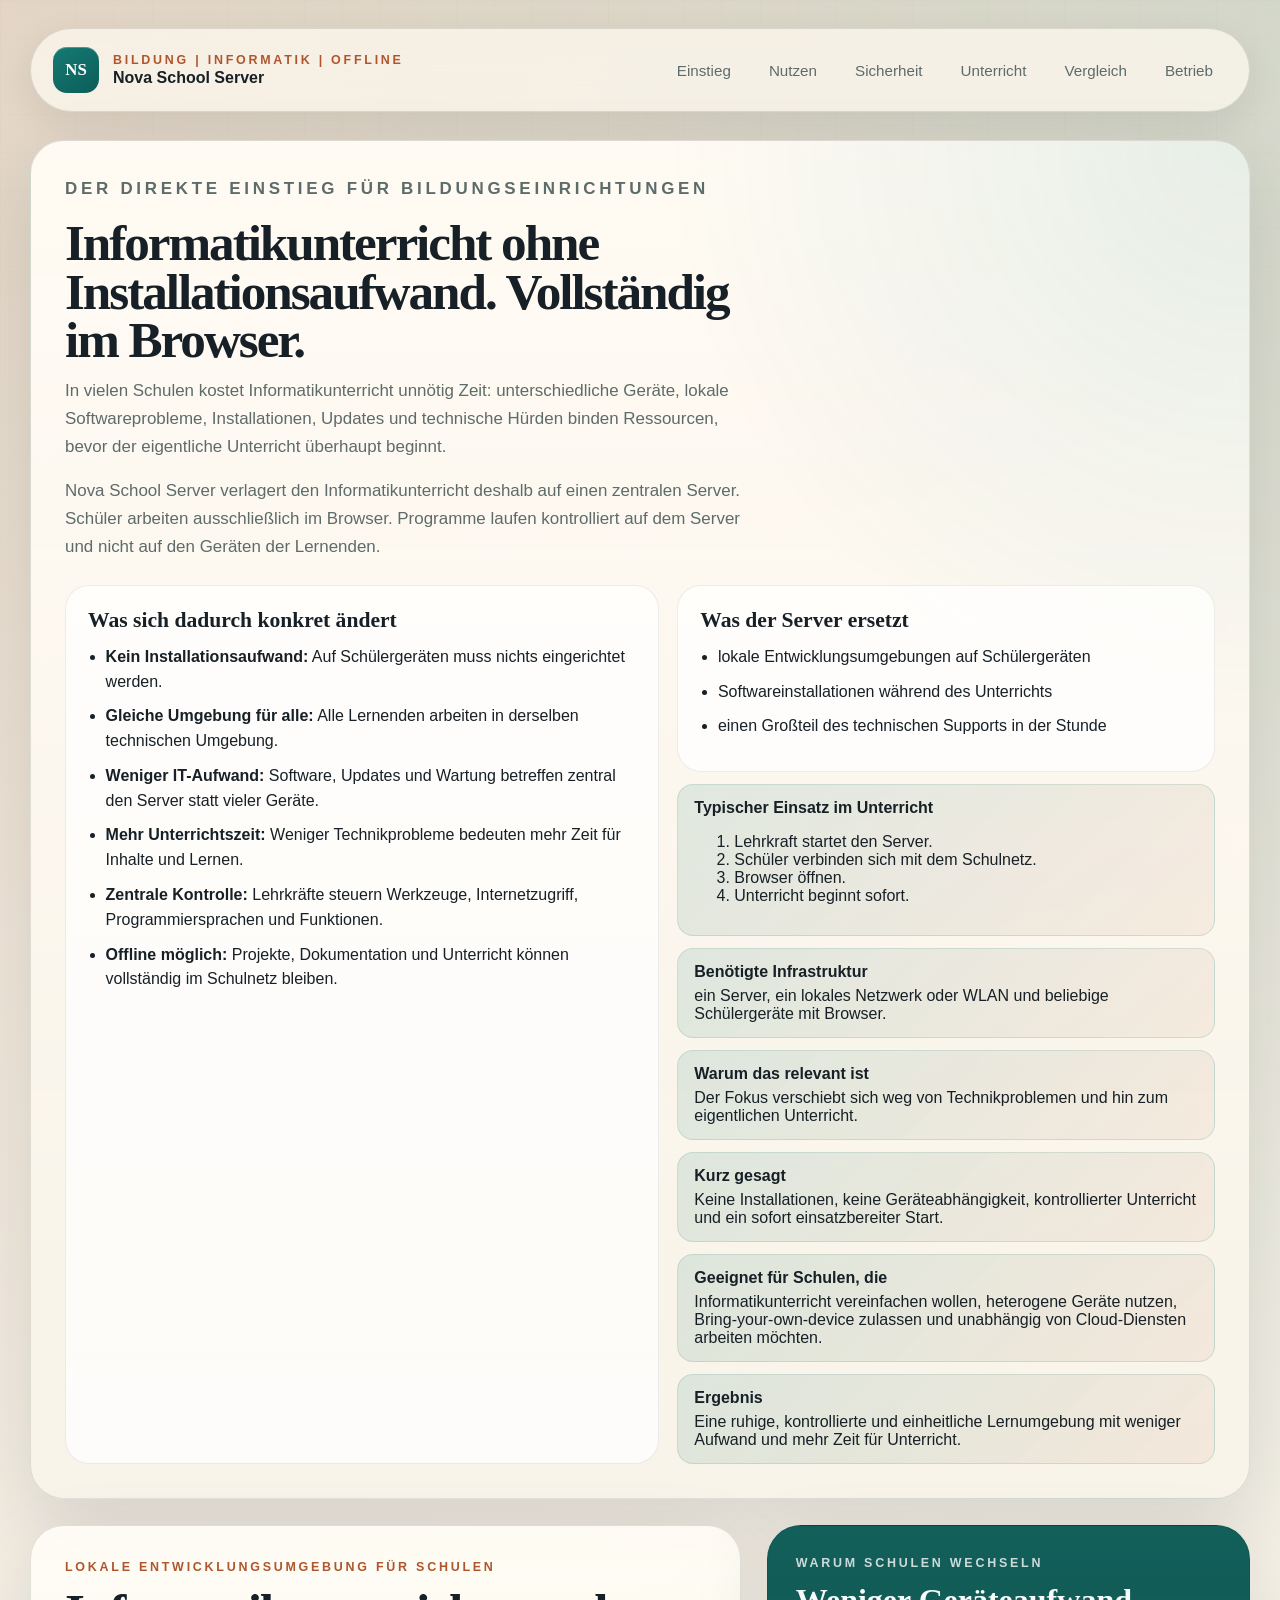
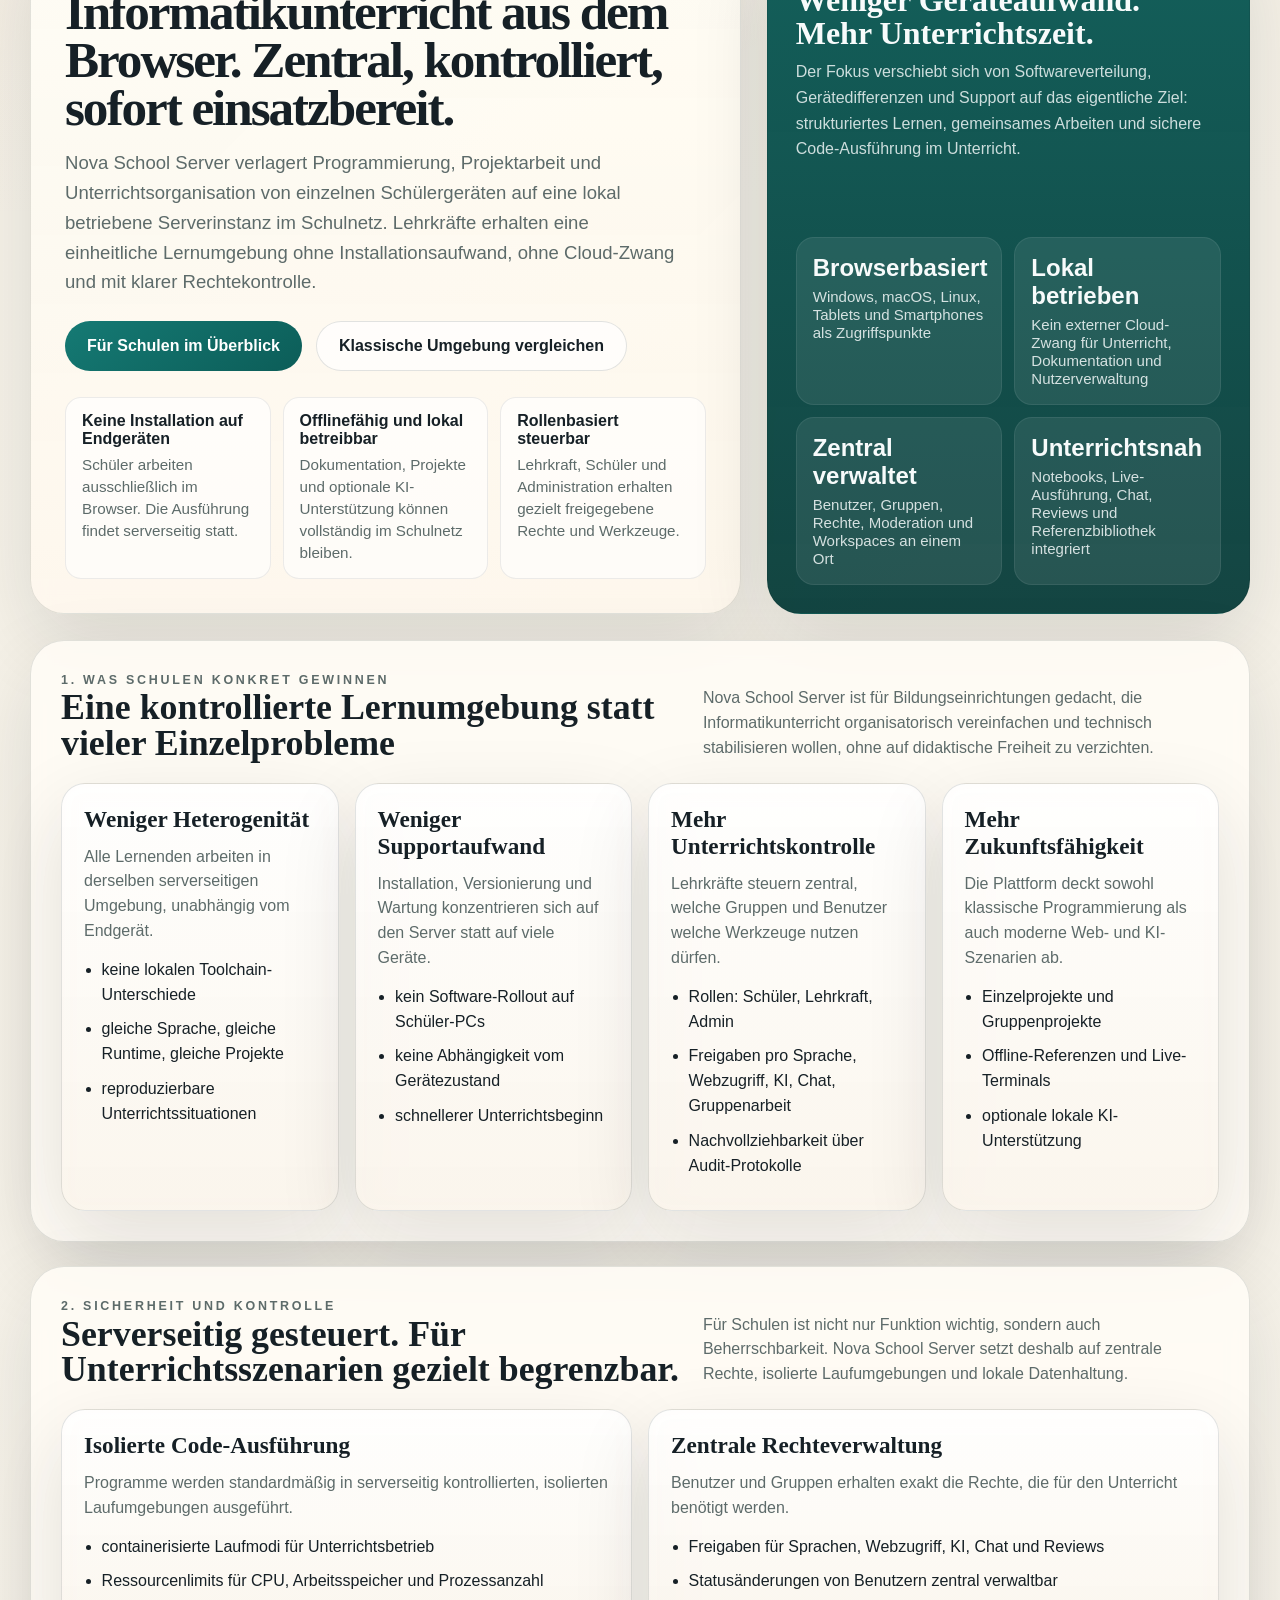
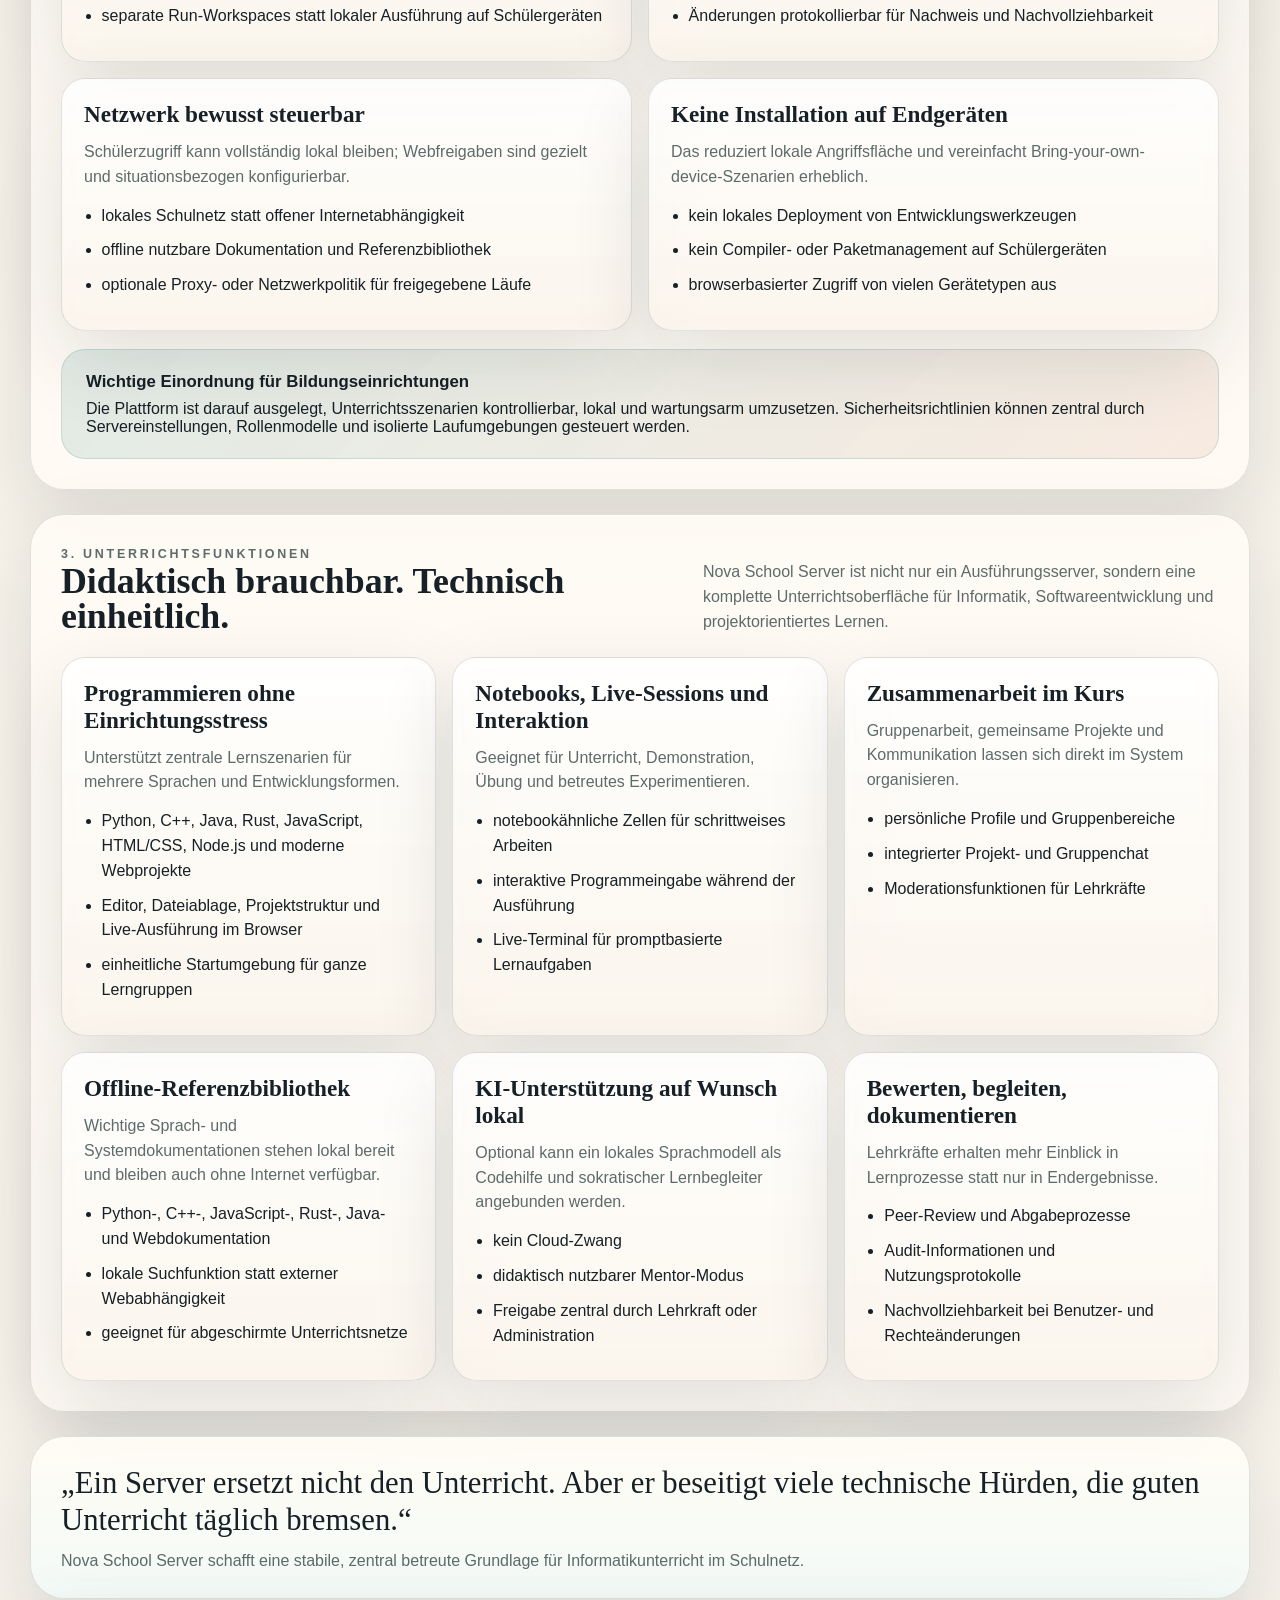
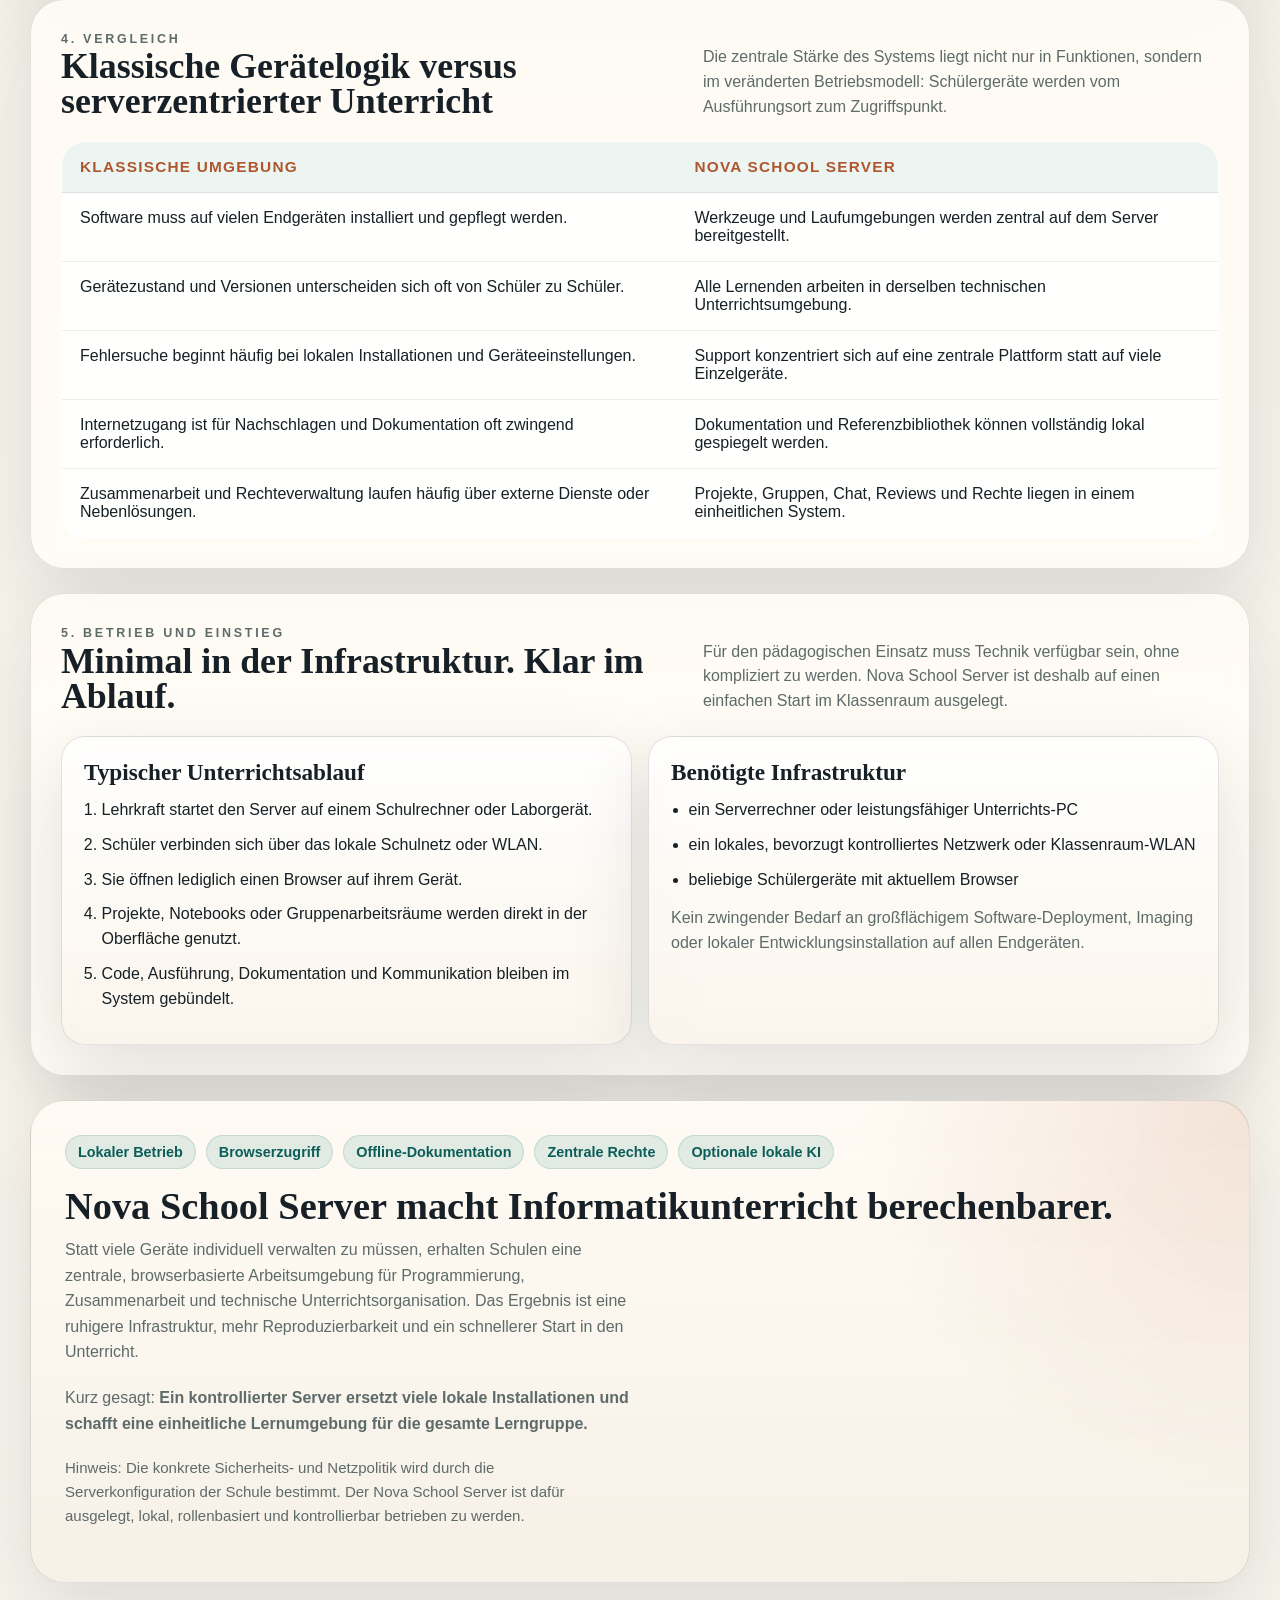
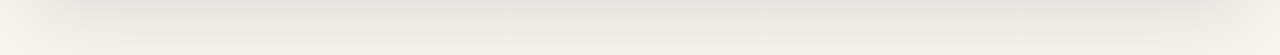
<file: Information.html>
<!doctype html>
<html lang="de">
  <head>
    <meta charset="utf-8" />
    <meta name="viewport" content="width=device-width, initial-scale=1" />
    <title>Nova School Server | Lokale Programmierumgebung für Schulen</title>
    <meta
      name="description"
      content="Nova School Server ist eine lokale, browserbasierte Entwicklungsumgebung für Schulen: zentral verwaltet, rollenbasiert, offlinefähig und ohne Installation auf Schülergeräten."
    />
    <style>
      :root {
        --bg: #f6f2e8;
        --panel: rgba(255, 252, 245, 0.9);
        --panel-strong: #fffaf0;
        --ink: #162026;
        --muted: #5d6b6a;
        --line: rgba(22, 32, 38, 0.12);
        --accent: #157a74;
        --accent-deep: #0c5d58;
        --accent-soft: rgba(21, 122, 116, 0.12);
        --signal: #b0562f;
        --hero: linear-gradient(135deg, rgba(21, 122, 116, 0.12), rgba(176, 86, 47, 0.1));
        --shadow: 0 28px 80px rgba(17, 28, 31, 0.12);
        --radius-xl: 34px;
        --radius-lg: 24px;
        --radius-md: 16px;
        --max-width: 1220px;
      }

      * {
        box-sizing: border-box;
      }

      html {
        scroll-behavior: smooth;
      }

      body {
        margin: 0;
        font-family: "Segoe UI Variable", "Aptos", "Segoe UI", sans-serif;
        background:
          radial-gradient(circle at top left, rgba(176, 86, 47, 0.12), transparent 28%),
          radial-gradient(circle at top right, rgba(21, 122, 116, 0.12), transparent 24%),
          linear-gradient(180deg, #efe9dc, var(--bg) 28%, #f8f5ee 100%);
        color: var(--ink);
      }

      body::before {
        content: "";
        position: fixed;
        inset: 0;
        pointer-events: none;
        background-image:
          linear-gradient(rgba(22, 32, 38, 0.025) 1px, transparent 1px),
          linear-gradient(90deg, rgba(22, 32, 38, 0.025) 1px, transparent 1px);
        background-size: 38px 38px;
        mask-image: linear-gradient(180deg, rgba(0, 0, 0, 0.4), transparent 80%);
      }

      a {
        color: inherit;
      }

      .shell {
        position: relative;
        width: min(var(--max-width), calc(100% - 40px));
        margin: 0 auto;
        padding: 28px 0 72px;
      }

      .topbar {
        display: flex;
        align-items: center;
        justify-content: space-between;
        gap: 20px;
        padding: 18px 22px;
        margin-bottom: 28px;
        border: 1px solid var(--line);
        border-radius: 999px;
        background: rgba(255, 250, 240, 0.72);
        backdrop-filter: blur(18px);
        box-shadow: 0 12px 36px rgba(18, 30, 33, 0.08);
      }

      .brand {
        display: flex;
        align-items: center;
        gap: 14px;
      }

      .brand-mark {
        display: grid;
        place-items: center;
        width: 46px;
        height: 46px;
        border-radius: 14px;
        background: linear-gradient(145deg, var(--accent), var(--accent-deep));
        color: #fff;
        font: 700 1.05rem/1 "Georgia", serif;
        box-shadow: inset 0 1px 0 rgba(255, 255, 255, 0.25);
      }

      .brand-copy {
        display: flex;
        flex-direction: column;
        gap: 2px;
      }

      .eyebrow {
        margin: 0;
        color: var(--signal);
        text-transform: uppercase;
        letter-spacing: 0.22em;
        font-size: 0.78rem;
        font-weight: 700;
      }

      .brand-copy strong {
        font-size: 1rem;
      }

      .topbar nav {
        display: flex;
        flex-wrap: wrap;
        gap: 10px;
      }

      .topbar nav a {
        padding: 10px 14px;
        border-radius: 999px;
        text-decoration: none;
        color: var(--muted);
        font-size: 0.95rem;
        transition: 0.2s ease;
      }

      .topbar nav a:hover {
        background: rgba(21, 122, 116, 0.1);
        color: var(--accent-deep);
      }

      .hero {
        display: grid;
        grid-template-columns: 1.25fr 0.85fr;
        gap: 26px;
        align-items: stretch;
        margin-bottom: 26px;
      }

      .intro-spotlight {
        padding: 34px;
        margin-bottom: 26px;
        border: 1px solid var(--line);
        border-radius: var(--radius-xl);
        background:
          radial-gradient(circle at top right, rgba(21, 122, 116, 0.1), transparent 32%),
          linear-gradient(180deg, rgba(255, 251, 244, 0.98), rgba(248, 243, 233, 0.96));
        box-shadow: var(--shadow);
        backdrop-filter: blur(10px);
      }

      .intro-copy {
        max-width: 76ch;
        margin-bottom: 24px;
      }

      .intro-copy h1 {
        margin: 12px 0 12px;
        font-family: "Georgia", serif;
        font-size: clamp(2.4rem, 4vw, 4.4rem);
        line-height: 0.95;
        letter-spacing: -0.04em;
      }

      .intro-copy h2 {
        margin: 0 0 12px;
        font-family: "Georgia", serif;
        font-size: 1.6rem;
      }

      .intro-copy p {
        margin: 0 0 16px;
        color: var(--muted);
        font-size: 1.06rem;
        line-height: 1.65;
      }

      .intro-grid {
        display: grid;
        grid-template-columns: 1.05fr 0.95fr;
        gap: 18px;
      }

      .intro-box {
        padding: 22px;
        border-radius: var(--radius-lg);
        border: 1px solid rgba(22, 32, 38, 0.08);
        background: rgba(255, 255, 255, 0.72);
      }

      .intro-box h3 {
        margin: 0 0 12px;
        font-family: "Georgia", serif;
        font-size: 1.35rem;
      }

      .intro-box p {
        margin: 0 0 14px;
        color: var(--muted);
        line-height: 1.6;
      }

      .intro-box ul,
      .intro-box ol {
        margin: 0;
        padding-left: 1.1rem;
      }

      .intro-box li {
        margin: 0 0 10px;
        line-height: 1.55;
      }

      .intro-highlight {
        display: grid;
        gap: 12px;
      }

      .intro-highlight .chip {
        padding: 14px 16px;
        border-radius: 16px;
        background: linear-gradient(135deg, rgba(21, 122, 116, 0.12), rgba(176, 86, 47, 0.08));
        border: 1px solid rgba(21, 122, 116, 0.14);
      }

      .intro-highlight .chip strong {
        display: block;
        margin-bottom: 6px;
      }

      .hero-panel,
      .hero-side,
      .section-card,
      .tile,
      .quote,
      .cta {
        border: 1px solid var(--line);
        border-radius: var(--radius-xl);
        background: var(--panel);
        box-shadow: var(--shadow);
        backdrop-filter: blur(10px);
      }

      .hero-panel {
        padding: 34px;
        background:
          linear-gradient(180deg, rgba(255, 252, 245, 0.96), rgba(255, 248, 238, 0.92)),
          var(--hero);
      }

      .hero h1 {
        margin: 14px 0 16px;
        font-family: "Georgia", "Times New Roman", serif;
        font-size: clamp(2.5rem, 4vw, 4.7rem);
        line-height: 0.94;
        letter-spacing: -0.04em;
      }

      .hero p.lead {
        margin: 0 0 24px;
        max-width: 60ch;
        color: var(--muted);
        font-size: 1.16rem;
        line-height: 1.6;
      }

      .hero-actions {
        display: flex;
        flex-wrap: wrap;
        gap: 14px;
        margin-bottom: 26px;
      }

      .button {
        display: inline-flex;
        align-items: center;
        justify-content: center;
        min-height: 50px;
        padding: 0 22px;
        border-radius: 999px;
        text-decoration: none;
        font-weight: 700;
      }

      .button.primary {
        background: linear-gradient(145deg, var(--accent), var(--accent-deep));
        color: #fff;
      }

      .button.secondary {
        background: rgba(255, 255, 255, 0.7);
        color: var(--ink);
        border: 1px solid var(--line);
      }

      .hero-points {
        display: grid;
        grid-template-columns: repeat(3, minmax(0, 1fr));
        gap: 12px;
      }

      .point {
        padding: 14px 16px;
        border-radius: var(--radius-md);
        background: rgba(255, 255, 255, 0.62);
        border: 1px solid rgba(22, 32, 38, 0.08);
      }

      .point strong {
        display: block;
        margin-bottom: 6px;
        font-size: 1rem;
      }

      .point span {
        color: var(--muted);
        font-size: 0.95rem;
        line-height: 1.45;
      }

      .hero-side {
        padding: 28px;
        background:
          linear-gradient(180deg, rgba(15, 93, 88, 0.98), rgba(10, 62, 59, 0.96)),
          var(--hero);
        color: #f7fbfb;
        display: flex;
        flex-direction: column;
        justify-content: space-between;
        overflow: hidden;
      }

      .hero-side h2 {
        margin: 10px 0 10px;
        font-family: "Georgia", serif;
        font-size: 2rem;
        line-height: 1.02;
      }

      .hero-side p {
        margin: 0;
        color: rgba(247, 251, 251, 0.82);
        line-height: 1.6;
      }

      .stat-grid {
        display: grid;
        grid-template-columns: repeat(2, minmax(0, 1fr));
        gap: 12px;
        margin-top: 24px;
      }

      .stat {
        padding: 16px;
        border-radius: 18px;
        background: rgba(255, 255, 255, 0.08);
        border: 1px solid rgba(255, 255, 255, 0.08);
      }

      .stat strong {
        display: block;
        margin-bottom: 6px;
        font-size: 1.5rem;
      }

      .stat span {
        color: rgba(247, 251, 251, 0.84);
        font-size: 0.94rem;
      }

      .section-card {
        padding: 30px;
        margin-bottom: 24px;
      }

      .section-head {
        display: flex;
        align-items: end;
        justify-content: space-between;
        gap: 16px;
        margin-bottom: 22px;
      }

      .section-head h2 {
        margin: 0;
        font-family: "Georgia", serif;
        font-size: clamp(2rem, 2.8vw, 3rem);
        line-height: 0.98;
      }

      .section-head p {
        margin: 0;
        max-width: 58ch;
        color: var(--muted);
        line-height: 1.55;
      }

      .grid-3,
      .grid-2,
      .grid-4 {
        display: grid;
        gap: 16px;
      }

      .grid-4 {
        grid-template-columns: repeat(4, minmax(0, 1fr));
      }

      .grid-3 {
        grid-template-columns: repeat(3, minmax(0, 1fr));
      }

      .grid-2 {
        grid-template-columns: repeat(2, minmax(0, 1fr));
      }

      .tile {
        padding: 22px;
        border-radius: var(--radius-lg);
        background: linear-gradient(180deg, rgba(255, 255, 255, 0.86), rgba(250, 244, 235, 0.88));
      }

      .tile h3 {
        margin: 0 0 12px;
        font-family: "Georgia", serif;
        font-size: 1.45rem;
      }

      .tile p {
        margin: 0 0 14px;
        color: var(--muted);
        line-height: 1.55;
      }

      .tile ul,
      .checklist,
      .process {
        margin: 0;
        padding-left: 1.1rem;
        color: var(--ink);
      }

      .tile li,
      .checklist li,
      .process li {
        margin: 0 0 10px;
        line-height: 1.55;
      }

      .comparison {
        width: 100%;
        border-collapse: collapse;
        overflow: hidden;
        border-radius: 24px;
        border: 1px solid var(--line);
        background: rgba(255, 255, 255, 0.74);
      }

      .comparison th,
      .comparison td {
        padding: 16px 18px;
        text-align: left;
        vertical-align: top;
        border-bottom: 1px solid rgba(22, 32, 38, 0.08);
      }

      .comparison th {
        background: rgba(21, 122, 116, 0.08);
        font-size: 0.96rem;
        text-transform: uppercase;
        letter-spacing: 0.08em;
        color: var(--signal);
      }

      .comparison tr:last-child td {
        border-bottom: none;
      }

      .accent-box {
        padding: 22px 24px;
        border-radius: var(--radius-lg);
        background: linear-gradient(135deg, rgba(21, 122, 116, 0.12), rgba(176, 86, 47, 0.1));
        border: 1px solid rgba(21, 122, 116, 0.16);
      }

      .accent-box strong {
        display: block;
        margin-bottom: 8px;
        font-size: 1.05rem;
      }

      .quote {
        padding: 28px 30px;
        background:
          linear-gradient(180deg, rgba(255, 252, 245, 0.96), rgba(243, 250, 248, 0.94));
      }

      .quote blockquote {
        margin: 0;
        font-family: "Georgia", serif;
        font-size: clamp(1.6rem, 2.4vw, 2.4rem);
        line-height: 1.18;
      }

      .quote p {
        margin: 14px 0 0;
        color: var(--muted);
      }

      .cta {
        padding: 34px;
        background:
          radial-gradient(circle at top right, rgba(176, 86, 47, 0.14), transparent 30%),
          linear-gradient(180deg, rgba(255, 251, 244, 0.98), rgba(246, 240, 230, 0.96));
      }

      .cta h2 {
        margin: 0 0 12px;
        font-family: "Georgia", serif;
        font-size: clamp(2rem, 3vw, 3.2rem);
        line-height: 1;
      }

      .cta p {
        margin: 0 0 20px;
        max-width: 64ch;
        color: var(--muted);
        line-height: 1.6;
      }

      .footer-note {
        margin-top: 18px;
        color: var(--muted);
        font-size: 0.94rem;
        line-height: 1.55;
      }

      .badge-row {
        display: flex;
        flex-wrap: wrap;
        gap: 10px;
        margin-bottom: 18px;
      }

      .badge {
        padding: 8px 12px;
        border-radius: 999px;
        background: var(--accent-soft);
        border: 1px solid rgba(21, 122, 116, 0.16);
        color: var(--accent-deep);
        font-weight: 700;
        font-size: 0.9rem;
      }

      @media (max-width: 1100px) {
        .hero,
        .intro-grid,
        .grid-4,
        .grid-3,
        .grid-2 {
          grid-template-columns: 1fr;
        }

        .hero-points {
          grid-template-columns: 1fr;
        }

        .section-head {
          align-items: start;
          flex-direction: column;
        }
      }

      @media (max-width: 760px) {
        .shell {
          width: min(var(--max-width), calc(100% - 22px));
          padding-top: 14px;
        }

        .topbar {
          border-radius: 28px;
          padding: 18px;
          flex-direction: column;
          align-items: start;
        }

        .hero-panel,
        .hero-side,
        .intro-spotlight,
        .section-card,
        .cta,
        .quote,
        .tile {
          border-radius: 22px;
        }

        .hero-panel,
        .hero-side,
        .intro-spotlight,
        .section-card,
        .cta {
          padding: 22px;
        }

        .comparison {
          display: block;
          overflow-x: auto;
        }
      }

      @media print {
        body {
          background: #fff;
        }

        body::before,
        .topbar nav,
        .hero-actions {
          display: none;
        }

        .shell {
          width: 100%;
          padding: 0;
        }

        .hero-panel,
        .hero-side,
        .intro-spotlight,
        .section-card,
        .cta,
        .quote,
        .tile,
        .topbar {
          box-shadow: none;
          backdrop-filter: none;
        }
      }
    </style>
  </head>
  <body>
    <div class="shell">
      <header class="topbar">
        <div class="brand">
          <div class="brand-mark">NS</div>
          <div class="brand-copy">
            <p class="eyebrow">Bildung | Informatik | Offline</p>
            <strong>Nova School Server</strong>
          </div>
        </div>
        <nav aria-label="Abschnitte">
          <a href="#einstieg">Einstieg</a>
          <a href="#nutzen">Nutzen</a>
          <a href="#sicherheit">Sicherheit</a>
          <a href="#unterricht">Unterricht</a>
          <a href="#vergleich">Vergleich</a>
          <a href="#betrieb">Betrieb</a>
        </nav>
      </header>

      <section id="einstieg" class="intro-spotlight">
        <div class="intro-copy">
          <p class="eyebrow">Der direkte Einstieg für Bildungseinrichtungen</p>
          <h1>Informatikunterricht ohne Installationsaufwand. Vollständig im Browser.</h1>
          <p>
            In vielen Schulen kostet Informatikunterricht unnötig Zeit: unterschiedliche Geräte,
            lokale Softwareprobleme, Installationen, Updates und technische Hürden binden
            Ressourcen, bevor der eigentliche Unterricht überhaupt beginnt.
          </p>
          <p>
            Nova School Server verlagert den Informatikunterricht deshalb auf einen zentralen
            Server. Schüler arbeiten ausschließlich im Browser. Programme laufen kontrolliert auf
            dem Server und nicht auf den Geräten der Lernenden.
          </p>
        </div>

        <div class="intro-grid">
          <article class="intro-box">
            <h3>Was sich dadurch konkret ändert</h3>
            <ul>
              <li><strong>Kein Installationsaufwand:</strong> Auf Schülergeräten muss nichts eingerichtet werden.</li>
              <li><strong>Gleiche Umgebung für alle:</strong> Alle Lernenden arbeiten in derselben technischen Umgebung.</li>
              <li><strong>Weniger IT-Aufwand:</strong> Software, Updates und Wartung betreffen zentral den Server statt vieler Geräte.</li>
              <li><strong>Mehr Unterrichtszeit:</strong> Weniger Technikprobleme bedeuten mehr Zeit für Inhalte und Lernen.</li>
              <li><strong>Zentrale Kontrolle:</strong> Lehrkräfte steuern Werkzeuge, Internetzugriff, Programmiersprachen und Funktionen.</li>
              <li><strong>Offline möglich:</strong> Projekte, Dokumentation und Unterricht können vollständig im Schulnetz bleiben.</li>
            </ul>
          </article>

          <div class="intro-highlight">
            <article class="intro-box">
              <h3>Was der Server ersetzt</h3>
              <ul>
                <li>lokale Entwicklungsumgebungen auf Schülergeräten</li>
                <li>Softwareinstallationen während des Unterrichts</li>
                <li>einen Großteil des technischen Supports in der Stunde</li>
              </ul>
            </article>

            <div class="chip">
              <strong>Typischer Einsatz im Unterricht</strong>
              <ol>
                <li>Lehrkraft startet den Server.</li>
                <li>Schüler verbinden sich mit dem Schulnetz.</li>
                <li>Browser öffnen.</li>
                <li>Unterricht beginnt sofort.</li>
              </ol>
            </div>

            <div class="chip">
              <strong>Benötigte Infrastruktur</strong>
              ein Server, ein lokales Netzwerk oder WLAN und beliebige Schülergeräte mit Browser.
            </div>

            <div class="chip">
              <strong>Warum das relevant ist</strong>
              Der Fokus verschiebt sich weg von Technikproblemen und hin zum eigentlichen Unterricht.
            </div>

            <div class="chip">
              <strong>Kurz gesagt</strong>
              Keine Installationen, keine Geräteabhängigkeit, kontrollierter Unterricht und ein
              sofort einsatzbereiter Start.
            </div>

            <div class="chip">
              <strong>Geeignet für Schulen, die</strong>
              Informatikunterricht vereinfachen wollen, heterogene Geräte nutzen, Bring-your-own-device
              zulassen und unabhängig von Cloud-Diensten arbeiten möchten.
            </div>

            <div class="chip">
              <strong>Ergebnis</strong>
              Eine ruhige, kontrollierte und einheitliche Lernumgebung mit weniger Aufwand und mehr
              Zeit für Unterricht.
            </div>
          </div>
        </div>
      </section>

      <section class="hero">
        <article class="hero-panel">
          <p class="eyebrow">Lokale Entwicklungsumgebung für Schulen</p>
          <h1>Informatikunterricht aus dem Browser. Zentral, kontrolliert, sofort einsatzbereit.</h1>
          <p class="lead">
            Nova School Server verlagert Programmierung, Projektarbeit und Unterrichtsorganisation
            von einzelnen Schülergeräten auf eine lokal betriebene Serverinstanz im Schulnetz.
            Lehrkräfte erhalten eine einheitliche Lernumgebung ohne Installationsaufwand, ohne
            Cloud-Zwang und mit klarer Rechtekontrolle.
          </p>

          <div class="hero-actions">
            <a class="button primary" href="#betrieb">Für Schulen im Überblick</a>
            <a class="button secondary" href="#vergleich">Klassische Umgebung vergleichen</a>
          </div>

          <div class="hero-points">
            <div class="point">
              <strong>Keine Installation auf Endgeräten</strong>
              <span>Schüler arbeiten ausschließlich im Browser. Die Ausführung findet serverseitig statt.</span>
            </div>
            <div class="point">
              <strong>Offlinefähig und lokal betreibbar</strong>
              <span>Dokumentation, Projekte und optionale KI-Unterstützung können vollständig im Schulnetz bleiben.</span>
            </div>
            <div class="point">
              <strong>Rollenbasiert steuerbar</strong>
              <span>Lehrkraft, Schüler und Administration erhalten gezielt freigegebene Rechte und Werkzeuge.</span>
            </div>
          </div>
        </article>

        <aside class="hero-side">
          <div>
            <p class="eyebrow" style="color: rgba(255,255,255,0.78)">Warum Schulen wechseln</p>
            <h2>Weniger Geräteaufwand. Mehr Unterrichtszeit.</h2>
            <p>
              Der Fokus verschiebt sich von Softwareverteilung, Gerätedifferenzen und Support auf
              das eigentliche Ziel: strukturiertes Lernen, gemeinsames Arbeiten und sichere
              Code-Ausführung im Unterricht.
            </p>
          </div>

          <div class="stat-grid" aria-label="Kernmerkmale">
            <div class="stat">
              <strong>Browserbasiert</strong>
              <span>Windows, macOS, Linux, Tablets und Smartphones als Zugriffspunkte</span>
            </div>
            <div class="stat">
              <strong>Lokal betrieben</strong>
              <span>Kein externer Cloud-Zwang für Unterricht, Dokumentation und Nutzerverwaltung</span>
            </div>
            <div class="stat">
              <strong>Zentral verwaltet</strong>
              <span>Benutzer, Gruppen, Rechte, Moderation und Workspaces an einem Ort</span>
            </div>
            <div class="stat">
              <strong>Unterrichtsnah</strong>
              <span>Notebooks, Live-Ausführung, Chat, Reviews und Referenzbibliothek integriert</span>
            </div>
          </div>
        </aside>
      </section>

      <section id="nutzen" class="section-card">
        <div class="section-head">
          <div>
            <p class="eyebrow">1. Was Schulen konkret gewinnen</p>
            <h2>Eine kontrollierte Lernumgebung statt vieler Einzelprobleme</h2>
          </div>
          <p>
            Nova School Server ist für Bildungseinrichtungen gedacht, die Informatikunterricht
            organisatorisch vereinfachen und technisch stabilisieren wollen, ohne auf didaktische
            Freiheit zu verzichten.
          </p>
        </div>

        <div class="grid-4">
          <article class="tile">
            <h3>Weniger Heterogenität</h3>
            <p>Alle Lernenden arbeiten in derselben serverseitigen Umgebung, unabhängig vom Endgerät.</p>
            <ul>
              <li>keine lokalen Toolchain-Unterschiede</li>
              <li>gleiche Sprache, gleiche Runtime, gleiche Projekte</li>
              <li>reproduzierbare Unterrichtssituationen</li>
            </ul>
          </article>

          <article class="tile">
            <h3>Weniger Supportaufwand</h3>
            <p>Installation, Versionierung und Wartung konzentrieren sich auf den Server statt auf viele Geräte.</p>
            <ul>
              <li>kein Software-Rollout auf Schüler-PCs</li>
              <li>keine Abhängigkeit vom Gerätezustand</li>
              <li>schnellerer Unterrichtsbeginn</li>
            </ul>
          </article>

          <article class="tile">
            <h3>Mehr Unterrichtskontrolle</h3>
            <p>Lehrkräfte steuern zentral, welche Gruppen und Benutzer welche Werkzeuge nutzen dürfen.</p>
            <ul>
              <li>Rollen: Schüler, Lehrkraft, Admin</li>
              <li>Freigaben pro Sprache, Webzugriff, KI, Chat, Gruppenarbeit</li>
              <li>Nachvollziehbarkeit über Audit-Protokolle</li>
            </ul>
          </article>

          <article class="tile">
            <h3>Mehr Zukunftsfähigkeit</h3>
            <p>Die Plattform deckt sowohl klassische Programmierung als auch moderne Web- und KI-Szenarien ab.</p>
            <ul>
              <li>Einzelprojekte und Gruppenprojekte</li>
              <li>Offline-Referenzen und Live-Terminals</li>
              <li>optionale lokale KI-Unterstützung</li>
            </ul>
          </article>
        </div>
      </section>

      <section id="sicherheit" class="section-card">
        <div class="section-head">
          <div>
            <p class="eyebrow">2. Sicherheit und Kontrolle</p>
            <h2>Serverseitig gesteuert. Für Unterrichtsszenarien gezielt begrenzbar.</h2>
          </div>
          <p>
            Für Schulen ist nicht nur Funktion wichtig, sondern auch Beherrschbarkeit. Nova School
            Server setzt deshalb auf zentrale Rechte, isolierte Laufumgebungen und lokale Datenhaltung.
          </p>
        </div>

        <div class="grid-2">
          <article class="tile">
            <h3>Isolierte Code-Ausführung</h3>
            <p>Programme werden standardmäßig in serverseitig kontrollierten, isolierten Laufumgebungen ausgeführt.</p>
            <ul class="checklist">
              <li>containerisierte Laufmodi für Unterrichtsbetrieb</li>
              <li>Ressourcenlimits für CPU, Arbeitsspeicher und Prozessanzahl</li>
              <li>separate Run-Workspaces statt lokaler Ausführung auf Schülergeräten</li>
            </ul>
          </article>

          <article class="tile">
            <h3>Zentrale Rechteverwaltung</h3>
            <p>Benutzer und Gruppen erhalten exakt die Rechte, die für den Unterricht benötigt werden.</p>
            <ul class="checklist">
              <li>Freigaben für Sprachen, Webzugriff, KI, Chat und Reviews</li>
              <li>Statusänderungen von Benutzern zentral verwaltbar</li>
              <li>Änderungen protokollierbar für Nachweis und Nachvollziehbarkeit</li>
            </ul>
          </article>

          <article class="tile">
            <h3>Netzwerk bewusst steuerbar</h3>
            <p>Schülerzugriff kann vollständig lokal bleiben; Webfreigaben sind gezielt und situationsbezogen konfigurierbar.</p>
            <ul class="checklist">
              <li>lokales Schulnetz statt offener Internetabhängigkeit</li>
              <li>offline nutzbare Dokumentation und Referenzbibliothek</li>
              <li>optionale Proxy- oder Netzwerkpolitik für freigegebene Läufe</li>
            </ul>
          </article>

          <article class="tile">
            <h3>Keine Installation auf Endgeräten</h3>
            <p>Das reduziert lokale Angriffsfläche und vereinfacht Bring-your-own-device-Szenarien erheblich.</p>
            <ul class="checklist">
              <li>kein lokales Deployment von Entwicklungswerkzeugen</li>
              <li>kein Compiler- oder Paketmanagement auf Schülergeräten</li>
              <li>browserbasierter Zugriff von vielen Gerätetypen aus</li>
            </ul>
          </article>
        </div>

        <div class="accent-box" style="margin-top: 18px">
          <strong>Wichtige Einordnung für Bildungseinrichtungen</strong>
          Die Plattform ist darauf ausgelegt, Unterrichtsszenarien kontrollierbar, lokal und
          wartungsarm umzusetzen. Sicherheitsrichtlinien können zentral durch Servereinstellungen,
          Rollenmodelle und isolierte Laufumgebungen gesteuert werden.
        </div>
      </section>

      <section id="unterricht" class="section-card">
        <div class="section-head">
          <div>
            <p class="eyebrow">3. Unterrichtsfunktionen</p>
            <h2>Didaktisch brauchbar. Technisch einheitlich.</h2>
          </div>
          <p>
            Nova School Server ist nicht nur ein Ausführungsserver, sondern eine komplette
            Unterrichtsoberfläche für Informatik, Softwareentwicklung und projektorientiertes Lernen.
          </p>
        </div>

        <div class="grid-3">
          <article class="tile">
            <h3>Programmieren ohne Einrichtungsstress</h3>
            <p>Unterstützt zentrale Lernszenarien für mehrere Sprachen und Entwicklungsformen.</p>
            <ul>
              <li>Python, C++, Java, Rust, JavaScript, HTML/CSS, Node.js und moderne Webprojekte</li>
              <li>Editor, Dateiablage, Projektstruktur und Live-Ausführung im Browser</li>
              <li>einheitliche Startumgebung für ganze Lerngruppen</li>
            </ul>
          </article>

          <article class="tile">
            <h3>Notebooks, Live-Sessions und Interaktion</h3>
            <p>Geeignet für Unterricht, Demonstration, Übung und betreutes Experimentieren.</p>
            <ul>
              <li>notebookähnliche Zellen für schrittweises Arbeiten</li>
              <li>interaktive Programmeingabe während der Ausführung</li>
              <li>Live-Terminal für promptbasierte Lernaufgaben</li>
            </ul>
          </article>

          <article class="tile">
            <h3>Zusammenarbeit im Kurs</h3>
            <p>Gruppenarbeit, gemeinsame Projekte und Kommunikation lassen sich direkt im System organisieren.</p>
            <ul>
              <li>persönliche Profile und Gruppenbereiche</li>
              <li>integrierter Projekt- und Gruppenchat</li>
              <li>Moderationsfunktionen für Lehrkräfte</li>
            </ul>
          </article>

          <article class="tile">
            <h3>Offline-Referenzbibliothek</h3>
            <p>Wichtige Sprach- und Systemdokumentationen stehen lokal bereit und bleiben auch ohne Internet verfügbar.</p>
            <ul>
              <li>Python-, C++-, JavaScript-, Rust-, Java- und Webdokumentation</li>
              <li>lokale Suchfunktion statt externer Webabhängigkeit</li>
              <li>geeignet für abgeschirmte Unterrichtsnetze</li>
            </ul>
          </article>

          <article class="tile">
            <h3>KI-Unterstützung auf Wunsch lokal</h3>
            <p>Optional kann ein lokales Sprachmodell als Codehilfe und sokratischer Lernbegleiter angebunden werden.</p>
            <ul>
              <li>kein Cloud-Zwang</li>
              <li>didaktisch nutzbarer Mentor-Modus</li>
              <li>Freigabe zentral durch Lehrkraft oder Administration</li>
            </ul>
          </article>

          <article class="tile">
            <h3>Bewerten, begleiten, dokumentieren</h3>
            <p>Lehrkräfte erhalten mehr Einblick in Lernprozesse statt nur in Endergebnisse.</p>
            <ul>
              <li>Peer-Review und Abgabeprozesse</li>
              <li>Audit-Informationen und Nutzungsprotokolle</li>
              <li>Nachvollziehbarkeit bei Benutzer- und Rechteänderungen</li>
            </ul>
          </article>
        </div>
      </section>

      <section class="quote">
        <blockquote>
          „Ein Server ersetzt nicht den Unterricht. Aber er beseitigt viele technische Hürden,
          die guten Unterricht täglich bremsen.“
        </blockquote>
        <p>Nova School Server schafft eine stabile, zentral betreute Grundlage für Informatikunterricht im Schulnetz.</p>
      </section>

      <section id="vergleich" class="section-card">
        <div class="section-head">
          <div>
            <p class="eyebrow">4. Vergleich</p>
            <h2>Klassische Gerätelogik versus serverzentrierter Unterricht</h2>
          </div>
          <p>
            Die zentrale Stärke des Systems liegt nicht nur in Funktionen, sondern im veränderten
            Betriebsmodell: Schülergeräte werden vom Ausführungsort zum Zugriffspunkt.
          </p>
        </div>

        <table class="comparison" aria-label="Vergleich klassische Schulumgebung und Nova School Server">
          <thead>
            <tr>
              <th>Klassische Umgebung</th>
              <th>Nova School Server</th>
            </tr>
          </thead>
          <tbody>
            <tr>
              <td>Software muss auf vielen Endgeräten installiert und gepflegt werden.</td>
              <td>Werkzeuge und Laufumgebungen werden zentral auf dem Server bereitgestellt.</td>
            </tr>
            <tr>
              <td>Gerätezustand und Versionen unterscheiden sich oft von Schüler zu Schüler.</td>
              <td>Alle Lernenden arbeiten in derselben technischen Unterrichtsumgebung.</td>
            </tr>
            <tr>
              <td>Fehlersuche beginnt häufig bei lokalen Installationen und Geräteeinstellungen.</td>
              <td>Support konzentriert sich auf eine zentrale Plattform statt auf viele Einzelgeräte.</td>
            </tr>
            <tr>
              <td>Internetzugang ist für Nachschlagen und Dokumentation oft zwingend erforderlich.</td>
              <td>Dokumentation und Referenzbibliothek können vollständig lokal gespiegelt werden.</td>
            </tr>
            <tr>
              <td>Zusammenarbeit und Rechteverwaltung laufen häufig über externe Dienste oder Nebenlösungen.</td>
              <td>Projekte, Gruppen, Chat, Reviews und Rechte liegen in einem einheitlichen System.</td>
            </tr>
          </tbody>
        </table>
      </section>

      <section id="betrieb" class="section-card">
        <div class="section-head">
          <div>
            <p class="eyebrow">5. Betrieb und Einstieg</p>
            <h2>Minimal in der Infrastruktur. Klar im Ablauf.</h2>
          </div>
          <p>
            Für den pädagogischen Einsatz muss Technik verfügbar sein, ohne kompliziert zu werden.
            Nova School Server ist deshalb auf einen einfachen Start im Klassenraum ausgelegt.
          </p>
        </div>

        <div class="grid-2">
          <article class="tile">
            <h3>Typischer Unterrichtsablauf</h3>
            <ol class="process">
              <li>Lehrkraft startet den Server auf einem Schulrechner oder Laborgerät.</li>
              <li>Schüler verbinden sich über das lokale Schulnetz oder WLAN.</li>
              <li>Sie öffnen lediglich einen Browser auf ihrem Gerät.</li>
              <li>Projekte, Notebooks oder Gruppenarbeitsräume werden direkt in der Oberfläche genutzt.</li>
              <li>Code, Ausführung, Dokumentation und Kommunikation bleiben im System gebündelt.</li>
            </ol>
          </article>

          <article class="tile">
            <h3>Benötigte Infrastruktur</h3>
            <ul class="checklist">
              <li>ein Serverrechner oder leistungsfähiger Unterrichts-PC</li>
              <li>ein lokales, bevorzugt kontrolliertes Netzwerk oder Klassenraum-WLAN</li>
              <li>beliebige Schülergeräte mit aktuellem Browser</li>
            </ul>
            <p style="margin-top: 14px">
              Kein zwingender Bedarf an großflächigem Software-Deployment, Imaging oder lokaler
              Entwicklungsinstallation auf allen Endgeräten.
            </p>
          </article>
        </div>
      </section>

      <section class="cta">
        <div class="badge-row">
          <span class="badge">Lokaler Betrieb</span>
          <span class="badge">Browserzugriff</span>
          <span class="badge">Offline-Dokumentation</span>
          <span class="badge">Zentrale Rechte</span>
          <span class="badge">Optionale lokale KI</span>
        </div>

        <h2>Nova School Server macht Informatikunterricht berechenbarer.</h2>
        <p>
          Statt viele Geräte individuell verwalten zu müssen, erhalten Schulen eine zentrale,
          browserbasierte Arbeitsumgebung für Programmierung, Zusammenarbeit und technische
          Unterrichtsorganisation. Das Ergebnis ist eine ruhigere Infrastruktur, mehr
          Reproduzierbarkeit und ein schnellerer Start in den Unterricht.
        </p>
        <p>
          Kurz gesagt: <strong>Ein kontrollierter Server ersetzt viele lokale Installationen und
          schafft eine einheitliche Lernumgebung für die gesamte Lerngruppe.</strong>
        </p>
        <p class="footer-note">
          Hinweis: Die konkrete Sicherheits- und Netzpolitik wird durch die Serverkonfiguration der
          Schule bestimmt. Der Nova School Server ist dafür ausgelegt, lokal, rollenbasiert und
          kontrollierbar betrieben zu werden.
        </p>
      </section>
    </div>
  </body>
</html>
</file>
